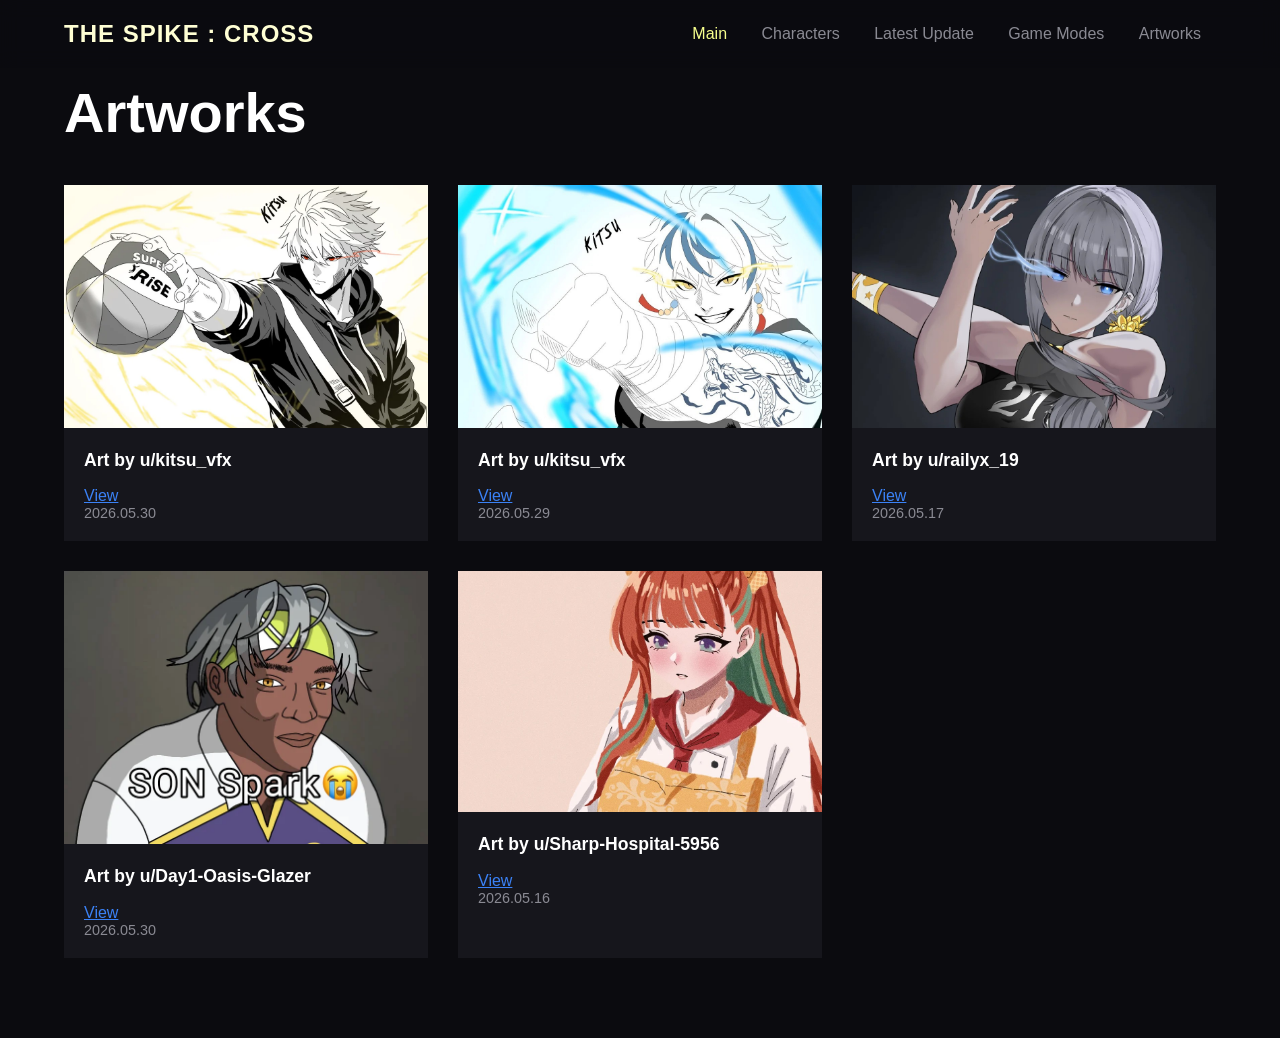
<file: artworks.html>
<html>
<head>
    <title>THE SPIKE : CROSS</title>
    <link rel="stylesheet" href="index.css">
    <script src="index.js"></script>
</head>
<body>

    <header class="navbar">
        <div class="logo">THE SPIKE : CROSS</div>
        <nav class="nav-links">
            <a href="index.html" class="active">Main</a>
            <a href="characters.html">Characters</a>
            <a href="latestupdate.html">Latest Update</a>
            <a href="gamemodes.html">Game Modes</a>
            <a href="artworks.html">Artworks</a>
        </nav>
    </header>


<section class="news-section" id="Artworks">
        <div class="container">
            <h1 class="section-title">Artworks</h1>
            <div class="news-grid">
                <div class="news-card fade-in">
                    <img src="artwork1.jpg" alt="Artwork 1">
                    <div class="news-content">
                        <h4>Art by u/kitsu_vfx</h4>
                        <a href="https://www.reddit.com/r/thespikegame/comments/1tryjv2/my_art/" target="_blank" style="color: var(--accent-color); text-decoration: underline;">View</a>
                        <br>
                        <span class="date">2026.05.30</span>
                    </div>
                </div>
                <div class="news-card fade-in">
                    <img src="artwork2.jpg" alt="Artwork 2">
                    <div class="news-content">
                        <h4>Art by u/kitsu_vfx</h4>
                        <a href="https://www.reddit.com/r/thespikegame/comments/1tr2t9d/my_art/" target="_blank" style="color: var(--accent-color); text-decoration: underline;">View</a>
                        <br>
                        <span class="date">2026.05.29</span>
                    </div>
                </div>
                <div class="news-card fade-in">
                    <img src="artwork3.jpg" alt="Artwork 3">
                    <div class="news-content">
                        <h4>Art by u/railyx_19</h4>
                        <a href="https://www.reddit.com/r/thespikegame/comments/1td10e2/hari_by_me/" target="_blank" style="color: var(--accent-color); text-decoration: underline;">View</a>
                        <br>
                        <span class="date">2026.05.17</span>
                    </div>
                </div>
                <div class="news-card fade-in">
                    <img src="artwork4.jpg" alt="Artwork 4">
                    <div class="news-content">
                        <h4>Art by u/Day1-Oasis-Glazer</h4>
                        <a href="https://www.reddit.com/r/thespikegame/comments/1troi8p/son_spark_lucas_art/5" target="_blank" style="color: var(--accent-color); text-decoration: underline;">View</a>
                        <br>
                        <span class="date">2026.05.30</span>
                    </div>
                </div>
                <div class="news-card fade-in">
                    <img src="artwork5.jpg" alt="Artwork 5">
                    <div class="news-content">
                        <h4>Art by u/Sharp-Hospital-5956</h4>
                        <a href="https://www.reddit.com/r/thespikegame/comments/1teashc/i_am_back_with_another_bangeri_hope_yall_like_it/" target="_blank" style="color: var(--accent-color); text-decoration: underline;">View</a>
                        <br>
                        <span class="date">2026.05.16</span>
                    </div>
                </div>
            </div>
        </div>
    </section>
</file>
<file: index.css>
:root {
    --bg-color: #0b0b0f;
    --text-color: #ffffff;
    --accent-color: #3b82f6;
    --text-muted: #8a8a93;
    --card-bg: #16161c;
    --nav-bg: rgba(11, 11, 15, 0.8);
}

* {
    margin: 0;
    padding: 0;
    box-sizing: border-box;
    font-family: 'Inter', -apple-system, BlinkMacSystemFont, sans-serif;
}

body {
    background-color: var(--bg-color);
    color: var(--text-color);
    overflow-x: hidden;
}

.container {
    width: 90%;
    max-width: 1200px;
    margin: 0 auto;
    padding: 80px 0;
}

.navbar {
    position: fixed;
    top: 0;
    left: 0;
    width: 100%;
    display: flex;
    justify-content: space-between;
    align-items: center;
    padding: 20px 5%;
    background: var(--nav-bg);
    backdrop-filter: blur(10px);
    z-index: 1000;
}

.logo {
    font-size: 1.5rem;
    font-weight: 800;
    letter-spacing: 1px;
    color: rgb(255, 255, 212);
}

.autoRotate {
    animation: AutoRotateAnimation;
    animation-timeline: view();
}

@keyframes AutoRotateAnimation {
    from { 
        transform: rotate(360deg); 
    }
    to {
        transform: rotate(0deg); 
    }
}

.nav-links a {
    color: var(--text-muted);
    text-decoration: none;
    margin: 0 15px;
    font-weight: 500;
    transition: color 0.3s;
}

.nav-links a:hover, .nav-links a.active {
    color: rgb(247, 255, 141);
}

.nav-actions {
    display: flex;
    align-items: center;
    gap: 20px;
}

.split-layout {
    display: flex;
    align-items: center;
    gap: 50px;
    margin-bottom: 60px;
}

.split-layout.reverse {
    flex-direction: row-reverse;
}

.left-col, .right-col {
    flex: 1;
}

video {
    width: 100%;
    object-fit: cover;

}

img {
    width: 100%;
    object-fit: cover;
}

.hero-section {
    width: 100%;
    height: 100vh;
}

.hero-bg img {
    width: 100%;
    height: 100vh;
    object-fit: cover;
    align-self: center;
}



h2 {
    font-size: 2.5rem;
    margin-bottom: 20px;
    margin-right: 20px;
    line-height: 1.2;
}

p {
    color: var(--text-muted);
    line-height: 1.6;
    font-size: 1.1rem;
}

ul {
    list-style-type: disc;
    padding-left: 20px;
    color: var(--text-muted);
    margin-top: 10px;
    font-size: 1.2rem;
    gap: 10px;
}

li {
    margin-bottom: 10px;
}


.section-title {
    font-size: 3.5rem;
    margin-bottom: 40px;
    margin-right: 20px;
    font-weight: 800;
}




.news-grid {
    display: grid;
    grid-template-columns: repeat(auto-fit, minmax(300px, 1fr));
    gap: 30px;
}

.news-card {
    background: var(--card-bg);
    overflow: hidden;
    transition: transform 0.3s ease;
}

.news-card:hover {
    transform: translateY(-5px);
}

.news-content {
    padding: 20px;
}

.news-content h4 {
    font-size: 1.1rem;
    margin-bottom: 15px;
    line-height: 1.4;
}

.news-content .date {
    color: var(--text-muted);
    font-size: 0.9rem;
}

.fade-in {
    opacity: 0;
    transform: translateY(30px);
    transition: opacity 0.8s ease-out, transform 0.8s ease-out;
}

.fade-in.visible {
    opacity: 1;
    transform: translateY(0);
}

@media (max-width: 768px) {
    .split-layout, .split-layout.reverse {
        flex-direction: column;
        text-align: center;
    }
    .nav-links {
        display: none;
    }
}

.container.split-layout {
    display: flex;
    align-items: center;
    gap: 50px;
    margin-bottom: 60px;
    max-width: 1200px;
    margin-left: auto;
    margin-right: auto;
}

.left-col video {
    width: 100%;
    height: auto;
    display: block;
}

.title-with-icon {
    display: inline-flex;
    align-items: center;
    gap: 50px;
}

.title-icon {
    width: 50px;
    height: auto;
    display: inline-block;
}
</file>
